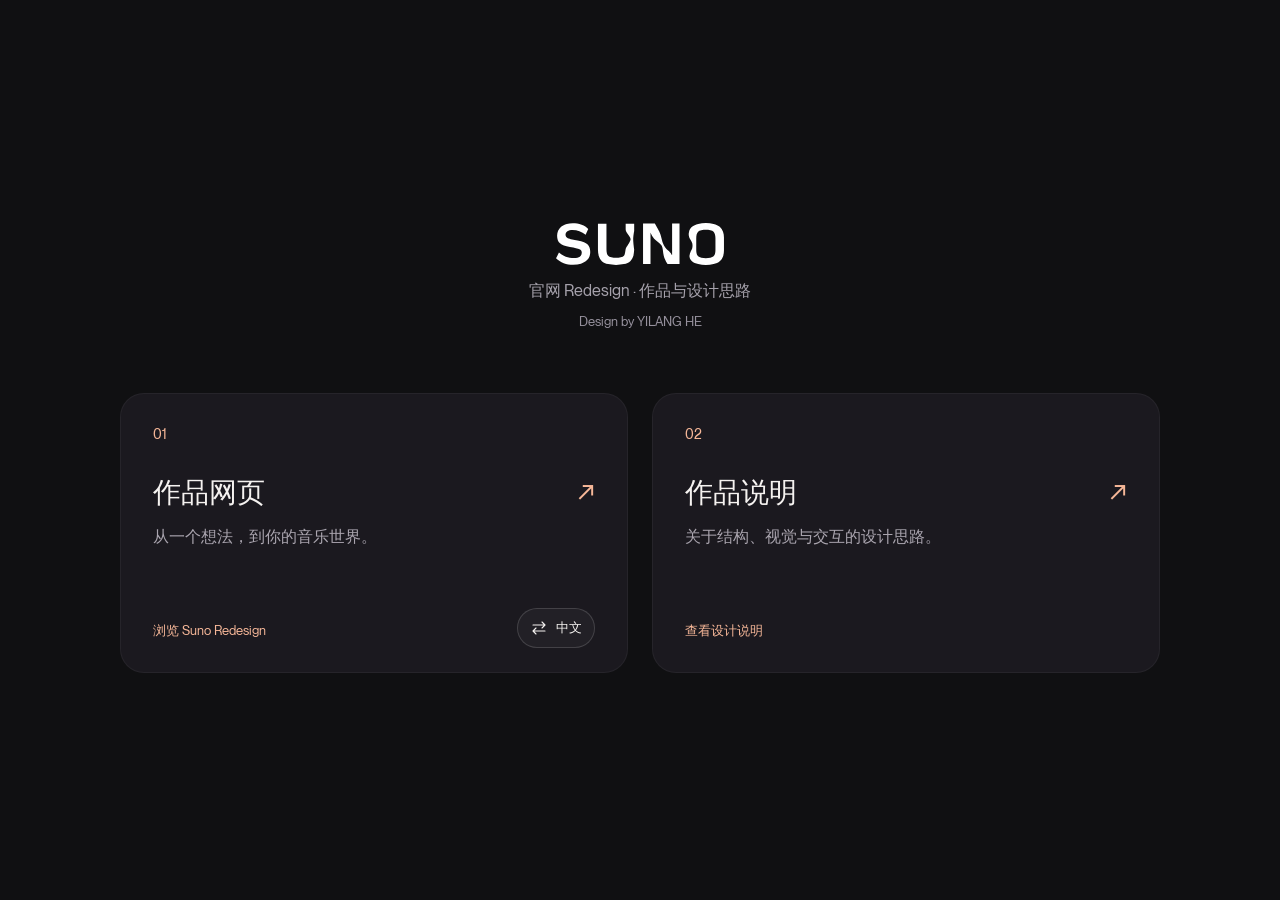
<file: index.html>
<!doctype html>
<html lang="zh-CN">
<head>
  <meta charset="utf-8">
  <meta name="viewport" content="width=device-width, initial-scale=1">
  <meta name="theme-color" content="#101012">
  <title>Suno Redesign · 作品入口</title>
  <meta name="description" content="Suno 官网重新设计：浏览作品网页与作品说明。">
  <link rel="icon" href="./suno-redesign/assets/logo-live.svg" type="image/svg+xml">
  <link rel="stylesheet" href="./entry.css">
</head>
<body>
  <main class="entry">
    <header><img class="brand" src="./suno-redesign/assets/logo-live.svg" alt="Suno" width="168" height="44"><p>官网 Redesign · 作品与设计思路</p><p class="entry-credit">Design by YILANG HE</p></header>
    <div class="entry-grid">
      <article class="entry-card entry-work"><a id="work-entry" class="entry-work-link" href="./suno-redesign/zh/"><span class="card-number">01</span><div><h2>作品网页 <span aria-hidden="true">↗</span></h2><p>从一个想法，到你的音乐世界。</p></div><span class="card-action">浏览 Suno Redesign</span></a><button id="entry-language" class="entry-language" type="button" aria-label="当前为中文，切换为英文"><svg viewBox="0 0 24 24" aria-hidden="true"><path d="M4 8h16m-4-4 4 4-4 4M20 16H4m4-4-4 4 4 4"/></svg><span>中文</span></button></article>
      <a class="entry-card" href="./redesignintro/"><span class="card-number">02</span><div><h2>作品说明 <span aria-hidden="true">↗</span></h2><p>关于结构、视觉与交互的设计思路。</p></div><span class="card-action">查看设计说明</span></a>
    </div>
  </main>
  <script>
    const languageButton = document.querySelector('#entry-language');
    const workEntry = document.querySelector('#work-entry');
    let entryLanguage = 'zh';
    languageButton.addEventListener('click', () => {
      entryLanguage = entryLanguage === 'zh' ? 'en' : 'zh';
      workEntry.href = `./suno-redesign/${entryLanguage}/`;
      languageButton.querySelector('span').textContent = entryLanguage === 'zh' ? '中文' : 'English';
      languageButton.setAttribute('aria-label', entryLanguage === 'zh' ? '当前为中文，切换为英文' : '当前为英文，切换为中文');
    });
  </script>
</body>
</html>
</file>
<file: entry.css>
@font-face{font-family:Neue;src:url('./suno-redesign/assets/d11e6c0c-PPNeueMontreal-Regular.7a832673.woff') format('woff');font-display:swap}
:root{color-scheme:dark;font-family:Neue,-apple-system,BlinkMacSystemFont,'PingFang SC','Microsoft YaHei',sans-serif;background:#101012;color:#f5f2f0}
*{box-sizing:border-box}body{margin:0}a{color:inherit;text-decoration:none}a:focus-visible{outline:2px solid #f6b798;outline-offset:6px}h1,h2,p{margin:0}.entry{width:min(100% - 80px,1040px);min-height:100svh;margin:auto;padding:96px 0 36px;display:flex;flex-direction:column;justify-content:center}.brand{display:block;width:168px;height:auto;margin-bottom:40px}h1{font-size:clamp(32px,4.4vw,56px);font-weight:500;letter-spacing:-.045em;line-height:1.25}header>p{color:#a5a1ab;font-size:16px;margin-top:20px}.entry-grid{display:grid;grid-template-columns:1fr 1fr;gap:24px;margin:64px 0}.entry-card{min-height:280px;padding:32px;background:#1b191f;border:1px solid #ffffff0c;border-radius:24px;display:flex;flex-direction:column;gap:32px;transition:background .2s ease,border-color .2s ease}.entry-card:hover{background:#252028;border-color:#f6b79855}.card-number{color:#f6b798;font-size:14px}.entry-card h2{font-size:28px;font-weight:500;display:flex;justify-content:space-between;gap:20px}.entry-card h2 span{color:#f6b798}.entry-card p{color:#aaa5af;line-height:1.6;margin-top:12px}.card-action{margin-top:auto;font-size:13px;color:#f6b798}footer{display:flex;gap:24px;font-size:13px;color:#96919d}footer a:hover{color:#f6b798}.intro-top{display:flex;justify-content:space-between;align-items:center;gap:24px;margin-bottom:80px;font-size:14px;color:#b4afba}.intro-top a:hover{color:#f6b798}.intro-placeholder{margin:48px 0 80px;padding:40px;background:#1b191f;border-radius:24px;color:#aaa5af;font-size:16px;line-height:1.8}
@media(max-width:650px){.entry{width:calc(100% - 40px);padding:56px 0 28px}.entry-grid{grid-template-columns:1fr;gap:16px;margin:40px 0}.entry-card{min-height:240px;padding:26px}.brand{width:132px;margin-bottom:30px}.intro-top{margin-bottom:56px}.intro-placeholder{padding:28px}}
.entry>header{text-align:center}.entry>header>.brand{margin:0 auto 16px}.entry>header>p{margin-top:0}
@media(prefers-reduced-motion:reduce){.entry-card{transition:none}}

.entry-work{position:relative}
.entry-work-link{display:contents}
.entry-work-link::after{content:'';position:absolute;inset:0;border-radius:inherit}
.entry-work-link:focus-visible::after{outline:2px solid #f6b798;outline-offset:6px}
.entry-work .card-action{padding-right:120px}
.entry-language{position:absolute;right:32px;bottom:24px;z-index:1;display:flex;align-items:center;gap:8px;min-height:40px;padding:8px 12px;border:1px solid #ffffff26;border-radius:999px;background:#ffffff08;color:#f5f2f0;font:inherit;font-size:13px;cursor:pointer;transition:background-color 150ms ease,border-color 150ms ease}
.entry-language svg{width:18px;height:18px;fill:none;stroke:currentColor;stroke-width:1.5;stroke-linecap:round;stroke-linejoin:round}
.entry-language:hover{background:#ffffff14;border-color:#ffffff50}
.entry-language:focus-visible{outline:2px solid #f6b798;outline-offset:4px}
@media(max-width:650px){.entry-language{right:26px;bottom:18px}}
@media(prefers-reduced-motion:reduce){.entry-language{transition:none}}

.entry>header>.entry-credit{margin-top:12px;font-size:13px;color:#96919d}
</file>
